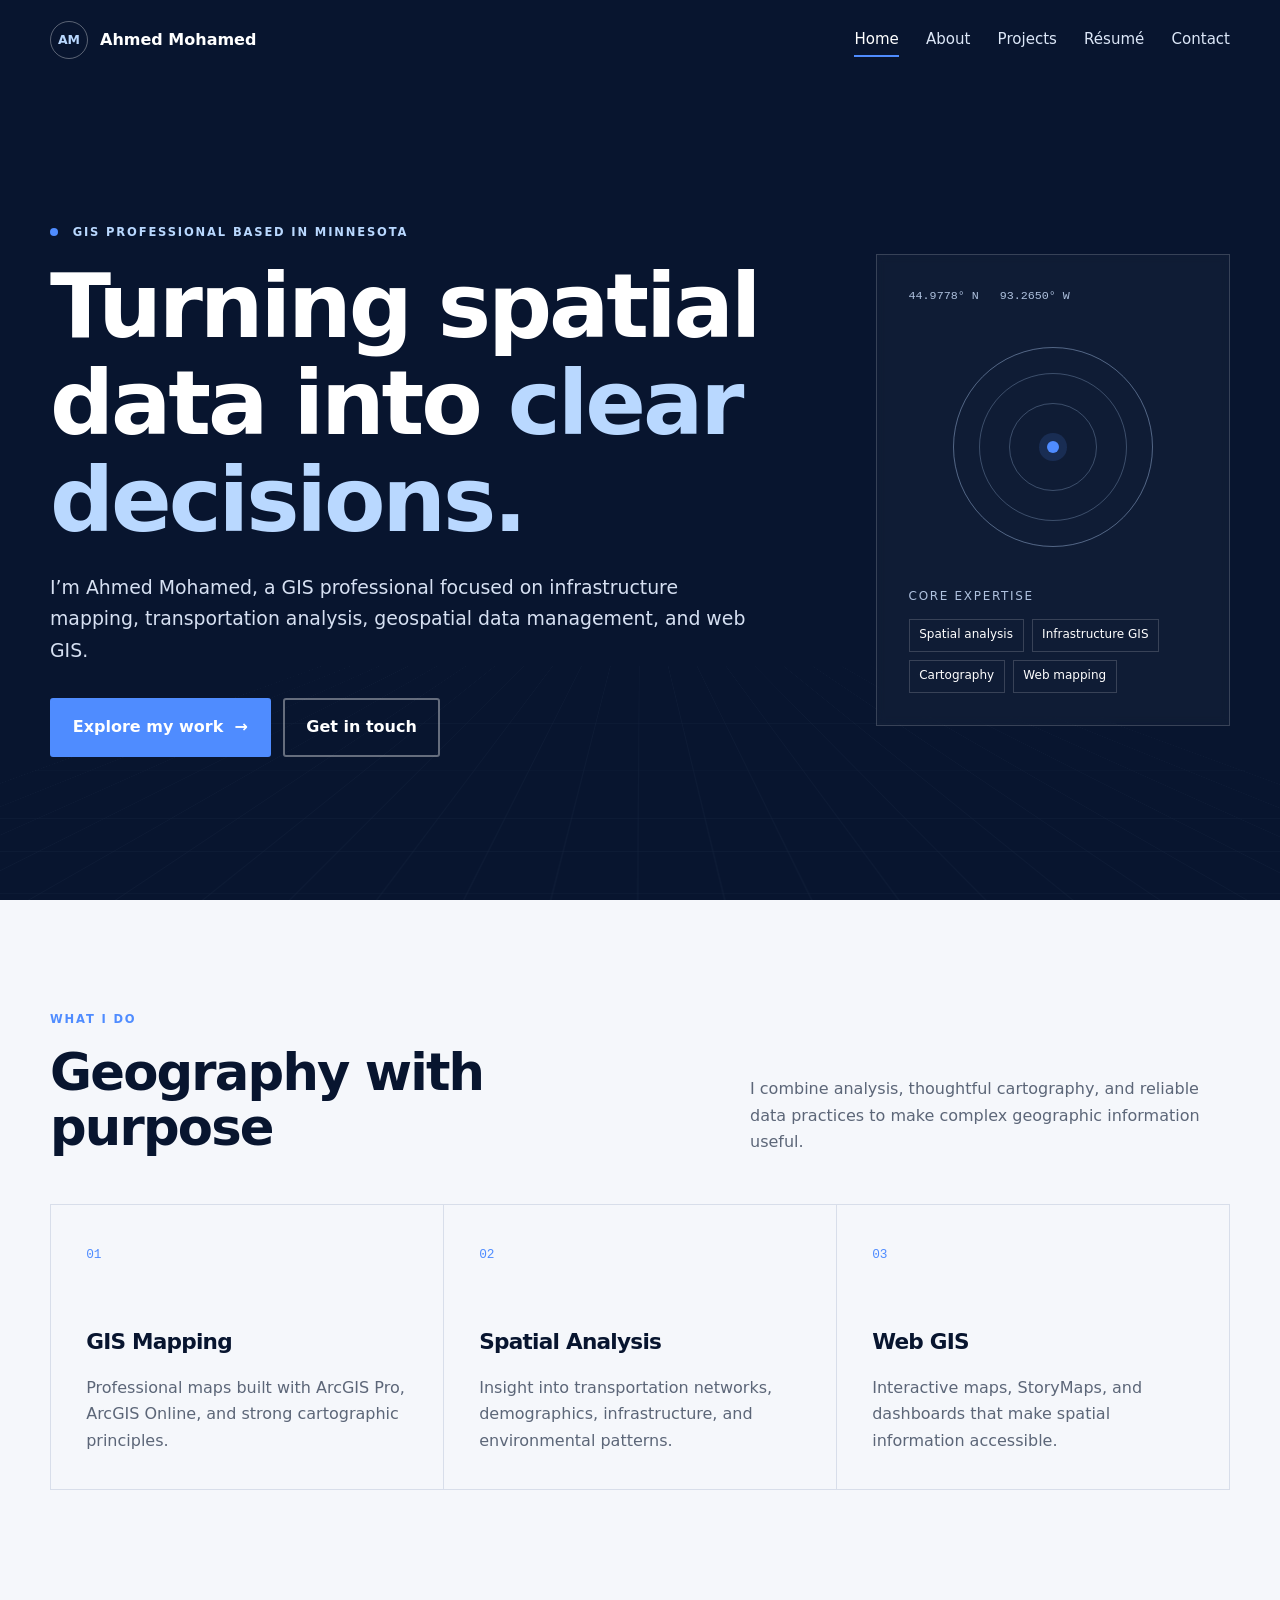
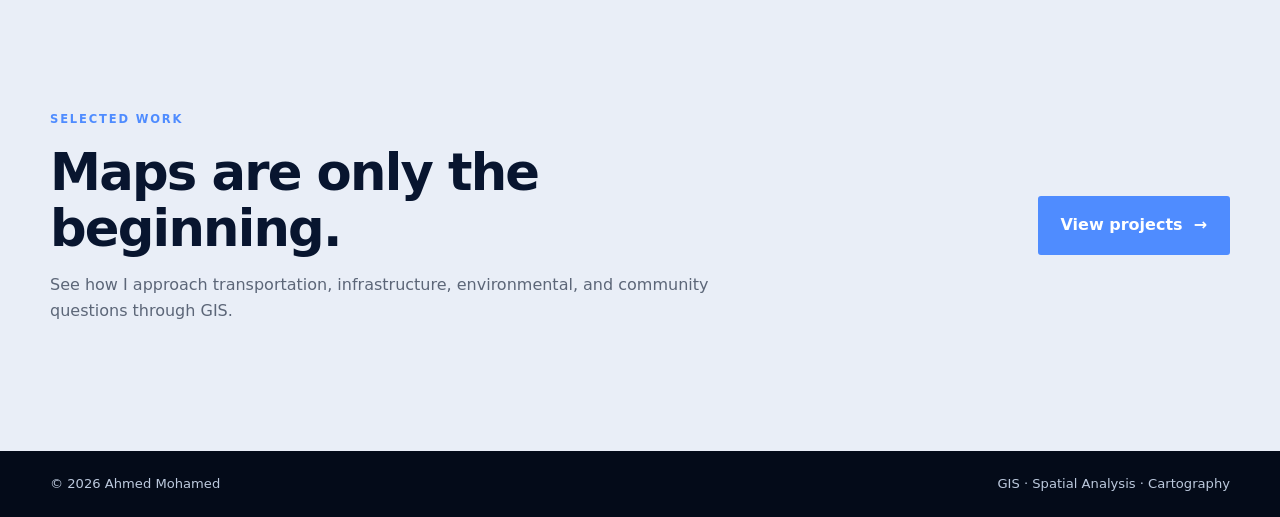
<file: index.html>
<!doctype html>
<html lang="en">
<head>
  <meta charset="utf-8">
  <meta name="viewport" content="width=device-width, initial-scale=1">
  <meta name="description" content="Ahmed Mohamed is a GIS professional specializing in spatial analysis, infrastructure mapping, transportation, and web GIS.">
  <title>Ahmed Mohamed | GIS Portfolio</title>
  <link rel="stylesheet" href="styles.css">
</head>
<body>
  <a class="skip-link" href="#main">Skip to content</a>
  <header class="site-header">
    <nav class="nav container" aria-label="Main navigation">
      <a class="brand" href="index.html" aria-label="Ahmed Mohamed, home">
        <span class="brand-mark" aria-hidden="true">AM</span>
        <span>Ahmed Mohamed</span>
      </a>
      <ul class="nav-links">
        <li><a class="active" aria-current="page" href="index.html">Home</a></li>
        <li><a href="about.html">About</a></li>
        <li><a href="projects.html">Projects</a></li>
        <li><a href="resume.html">Résumé</a></li>
        <li><a href="contact.html">Contact</a></li>
      </ul>
    </nav>
  </header>

  <main id="main">
    <section class="hero">
      <div class="map-grid" aria-hidden="true"></div>
      <div class="container hero-grid">
        <div class="hero-copy">
          <p class="eyebrow"><span class="status-dot"></span> GIS professional based in Minnesota</p>
          <h1>Turning spatial data into <span>clear decisions.</span></h1>
          <p class="hero-lead">I’m Ahmed Mohamed, a GIS professional focused on infrastructure mapping, transportation analysis, geospatial data management, and web GIS.</p>
          <div class="button-row">
            <a class="button" href="projects.html">Explore my work <span aria-hidden="true">→</span></a>
            <a class="button button-ghost" href="contact.html">Get in touch</a>
          </div>
        </div>
        <aside class="hero-panel" aria-label="Areas of expertise">
          <div class="coordinates">44.9778° N &nbsp; 93.2650° W</div>
          <div class="map-orbit" aria-hidden="true"><span></span></div>
          <p class="panel-label">Core expertise</p>
          <div class="expertise-list">
            <span>Spatial analysis</span><span>Infrastructure GIS</span><span>Cartography</span><span>Web mapping</span>
          </div>
        </aside>
      </div>
    </section>

    <section class="section container">
      <div class="section-heading">
        <div><p class="eyebrow">What I do</p><h2>Geography with purpose</h2></div>
        <p>I combine analysis, thoughtful cartography, and reliable data practices to make complex geographic information useful.</p>
      </div>
      <div class="card-grid three">
        <article class="feature-card"><span class="card-number">01</span><h3>GIS Mapping</h3><p>Professional maps built with ArcGIS Pro, ArcGIS Online, and strong cartographic principles.</p></article>
        <article class="feature-card"><span class="card-number">02</span><h3>Spatial Analysis</h3><p>Insight into transportation networks, demographics, infrastructure, and environmental patterns.</p></article>
        <article class="feature-card"><span class="card-number">03</span><h3>Web GIS</h3><p>Interactive maps, StoryMaps, and dashboards that make spatial information accessible.</p></article>
      </div>
    </section>

    <section class="section section-tint">
      <div class="container cta">
        <div><p class="eyebrow">Selected work</p><h2>Maps are only the beginning.</h2><p>See how I approach transportation, infrastructure, environmental, and community questions through GIS.</p></div>
        <a class="button" href="projects.html">View projects <span aria-hidden="true">→</span></a>
      </div>
    </section>
  </main>

  <footer class="site-footer"><div class="container footer-inner"><p>© 2026 Ahmed Mohamed</p><p>GIS · Spatial Analysis · Cartography</p></div></footer>
</body>
</html>
</file>
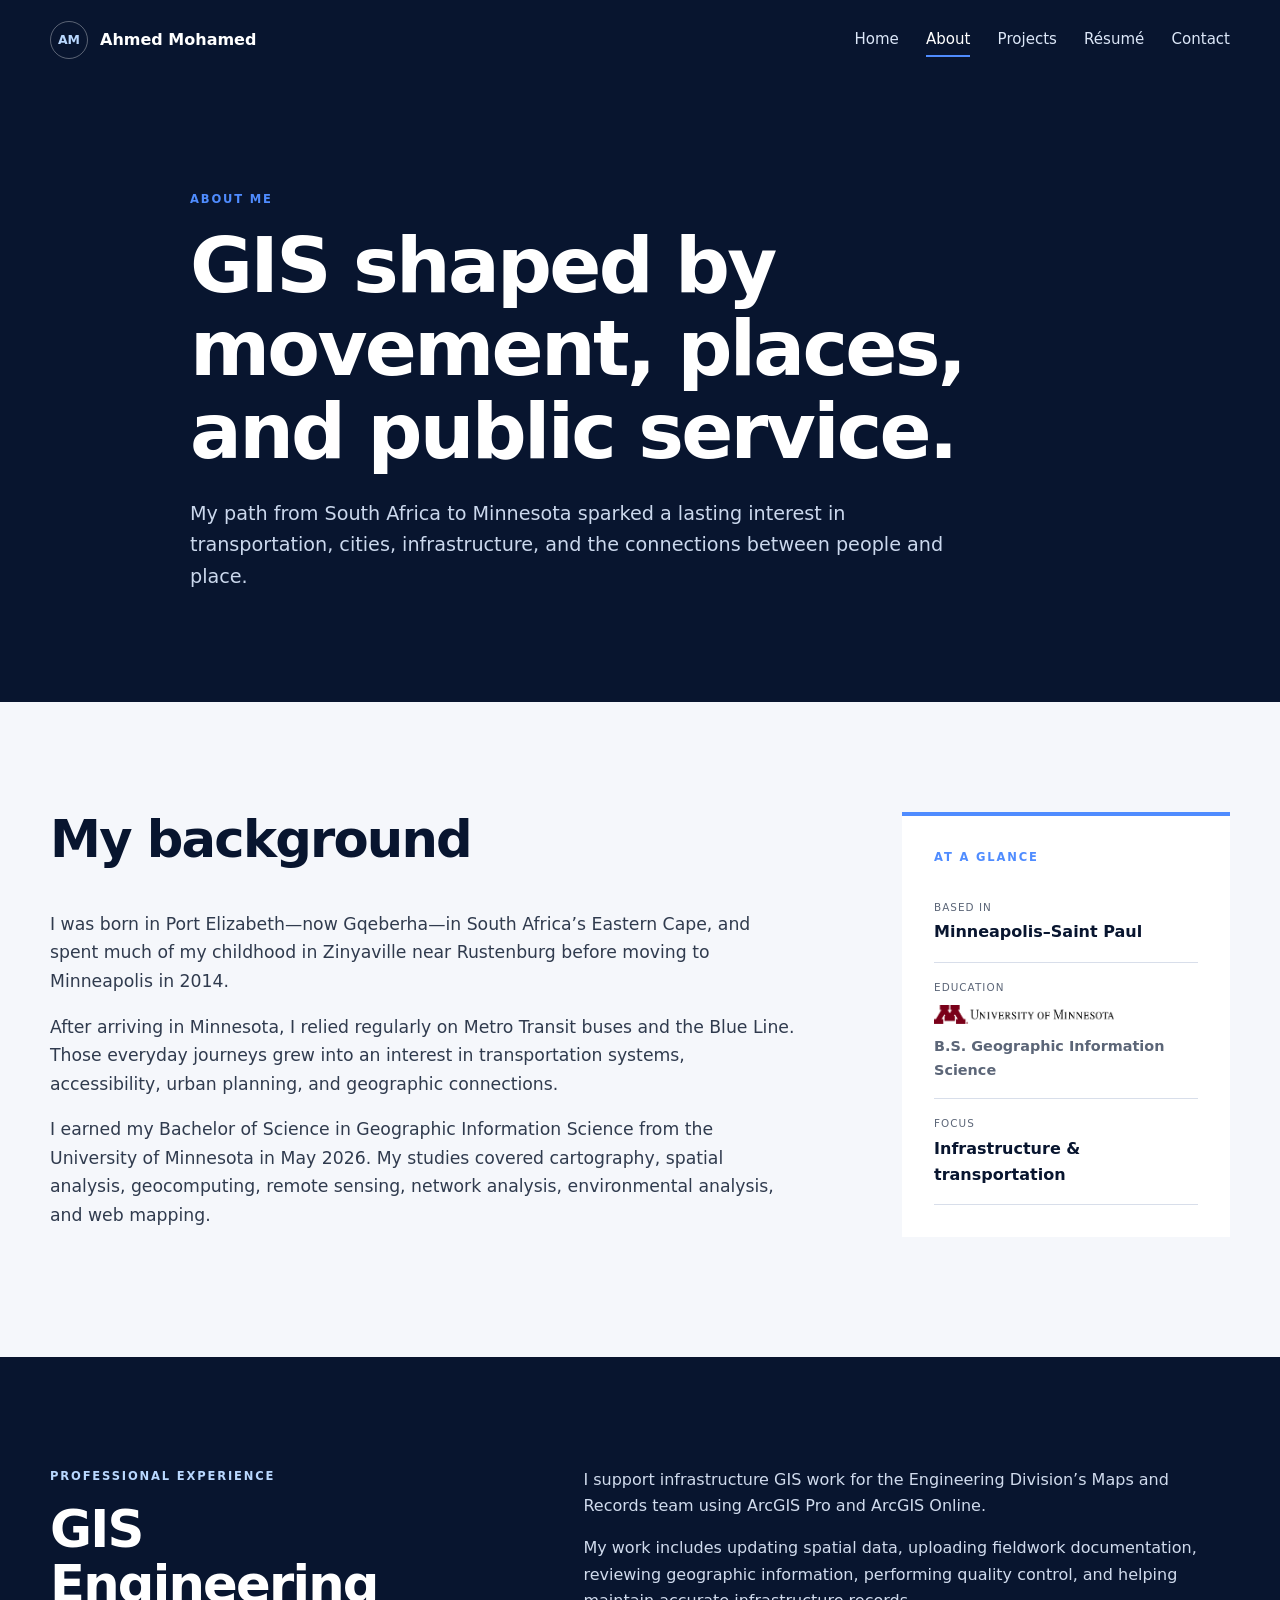
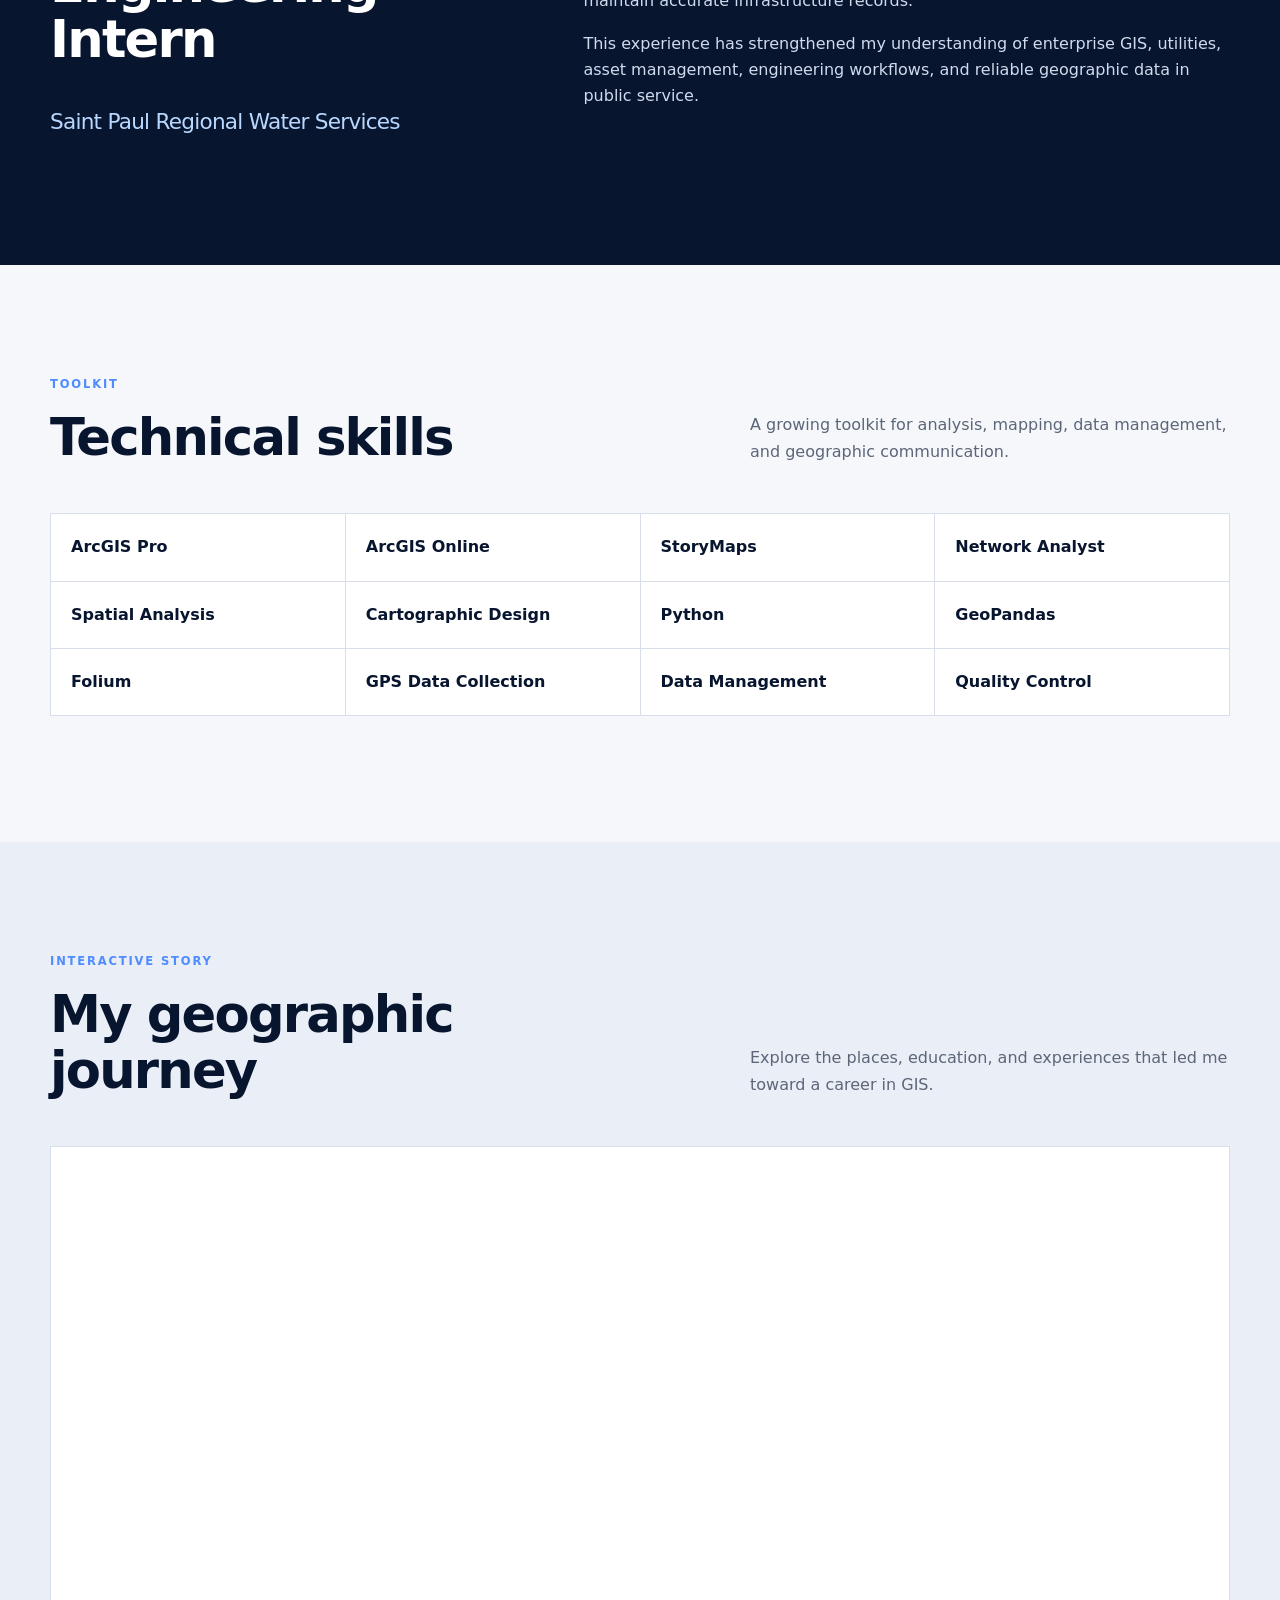
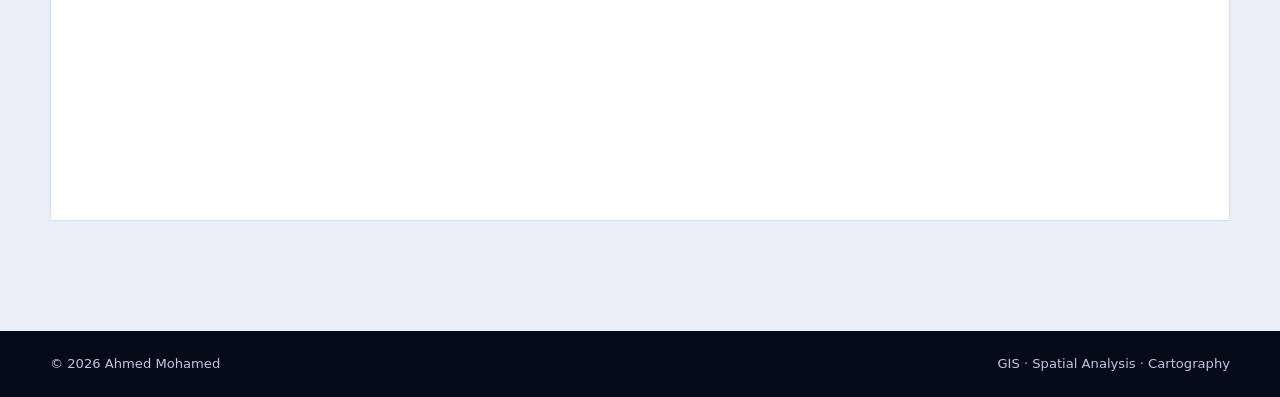
<file: about.html>
<!doctype html>
<html lang="en">
<head><meta charset="utf-8"><meta name="viewport" content="width=device-width, initial-scale=1"><meta name="description" content="About Ahmed Mohamed, a GIS professional and University of Minnesota graduate."><title>About | Ahmed Mohamed</title><link rel="stylesheet" href="styles.css"></head>
<body>
  <a class="skip-link" href="#main">Skip to content</a>
  <header class="site-header"><nav class="nav container" aria-label="Main navigation"><a class="brand" href="index.html"><span class="brand-mark" aria-hidden="true">AM</span><span>Ahmed Mohamed</span></a><ul class="nav-links"><li><a href="index.html">Home</a></li><li><a class="active" aria-current="page" href="about.html">About</a></li><li><a href="projects.html">Projects</a></li><li><a href="resume.html">Résumé</a></li><li><a href="contact.html">Contact</a></li></ul></nav></header>
  <main id="main">
    <header class="page-hero"><div class="container narrow"><p class="eyebrow">About me</p><h1>GIS shaped by movement, places, and public service.</h1><p>My path from South Africa to Minnesota sparked a lasting interest in transportation, cities, infrastructure, and the connections between people and place.</p></div></header>
    <section class="section container story-layout">
      <div class="story-main"><h2>My background</h2><p>I was born in Port Elizabeth—now Gqeberha—in South Africa’s Eastern Cape, and spent much of my childhood in Zinyaville near Rustenburg before moving to Minneapolis in 2014.</p><p>After arriving in Minnesota, I relied regularly on Metro Transit buses and the Blue Line. Those everyday journeys grew into an interest in transportation systems, accessibility, urban planning, and geographic connections.</p><p>I earned my Bachelor of Science in Geographic Information Science from the University of Minnesota in May 2026. My studies covered cartography, spatial analysis, geocomputing, remote sensing, network analysis, environmental analysis, and web mapping.</p></div>
      <aside class="fact-panel"><p class="eyebrow">At a glance</p><dl><div><dt>Based in</dt><dd>Minneapolis–Saint Paul</dd></div><div class="fact-education"><dt>Education</dt><dd><img class="umn-wordmark compact" src="assets/umn-wordmark.png" alt="University of Minnesota"><span>B.S. Geographic Information Science</span></dd></div><div><dt>Focus</dt><dd>Infrastructure &amp; transportation</dd></div></dl></aside>
    </section>
    <section class="section section-dark" id="experience"><div class="container experience-layout"><div><p class="eyebrow">Professional experience</p><h2>GIS Engineering Intern</h2><h3>Saint Paul Regional Water Services</h3></div><div><p>I support infrastructure GIS work for the Engineering Division’s Maps and Records team using ArcGIS Pro and ArcGIS Online.</p><p>My work includes updating spatial data, uploading fieldwork documentation, reviewing geographic information, performing quality control, and helping maintain accurate infrastructure records.</p><p>This experience has strengthened my understanding of enterprise GIS, utilities, asset management, engineering workflows, and reliable geographic data in public service.</p></div></div></section>
    <section class="section container"><div class="section-heading"><div><p class="eyebrow">Toolkit</p><h2>Technical skills</h2></div><p>A growing toolkit for analysis, mapping, data management, and geographic communication.</p></div><ul class="skills-list"><li>ArcGIS Pro</li><li>ArcGIS Online</li><li>StoryMaps</li><li>Network Analyst</li><li>Spatial Analysis</li><li>Cartographic Design</li><li>Python</li><li>GeoPandas</li><li>Folium</li><li>GPS Data Collection</li><li>Data Management</li><li>Quality Control</li></ul></section>
    <section class="section section-tint"><div class="container"><div class="section-heading"><div><p class="eyebrow">Interactive story</p><h2>My geographic journey</h2></div><p>Explore the places, education, and experiences that led me toward a career in GIS.</p></div><div class="storymap-container"><iframe src="https://storymaps.arcgis.com/stories/2e2f4ece6c71430e98db33005367da8f" title="Ahmed Mohamed geographic journey StoryMap" loading="lazy" allowfullscreen></iframe></div></div></section>
  </main>
  <footer class="site-footer"><div class="container footer-inner"><p>© 2026 Ahmed Mohamed</p><p>GIS · Spatial Analysis · Cartography</p></div></footer>
</body></html>
</file>
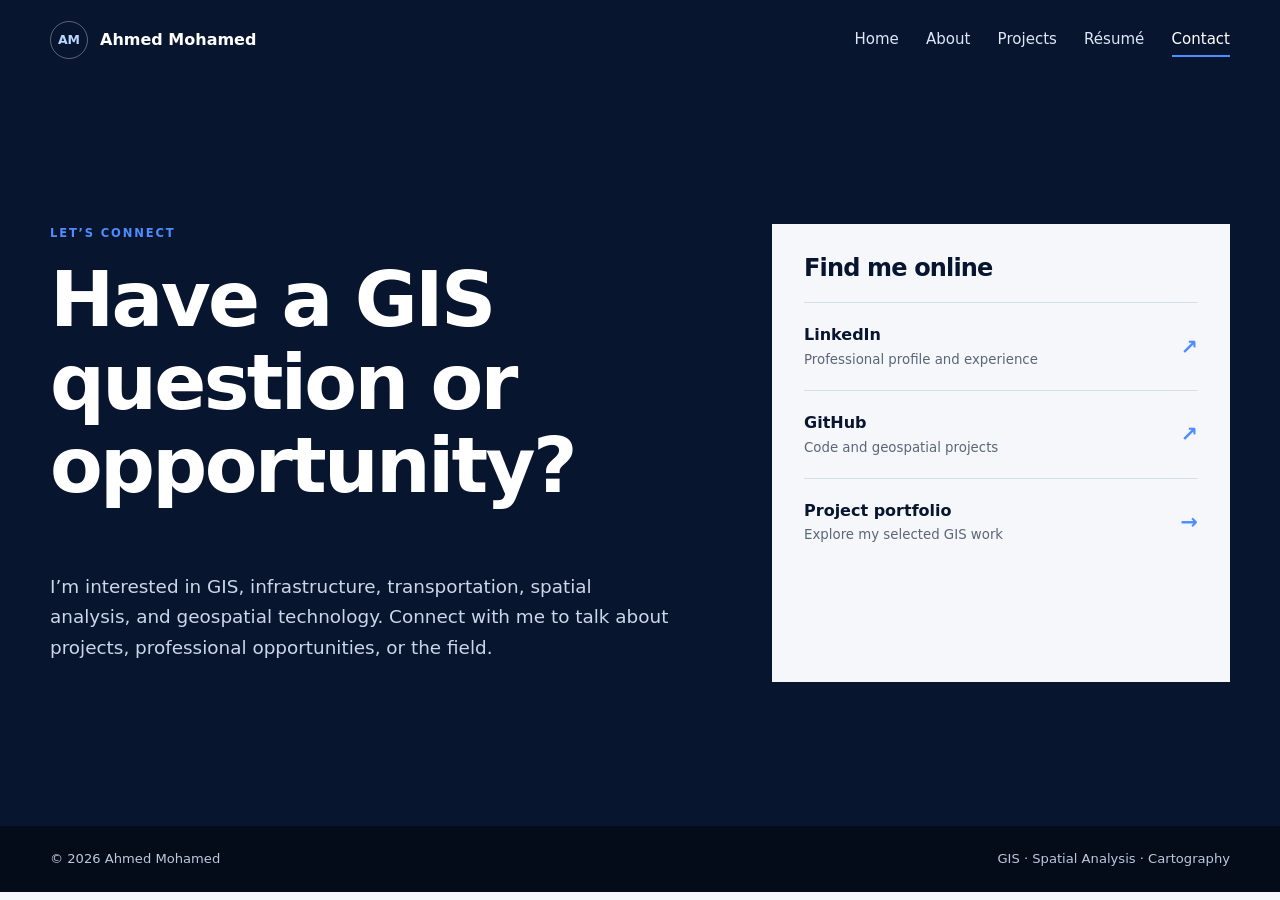
<file: contact.html>
<!doctype html>
<html lang="en">
<head><meta charset="utf-8"><meta name="viewport" content="width=device-width, initial-scale=1"><meta name="description" content="Connect with Ahmed Mohamed about GIS, mapping, and spatial analysis."><title>Contact | Ahmed Mohamed</title><link rel="stylesheet" href="styles.css"></head>
<body>
  <a class="skip-link" href="#main">Skip to content</a>
  <header class="site-header"><nav class="nav container" aria-label="Main navigation"><a class="brand" href="index.html"><span class="brand-mark" aria-hidden="true">AM</span><span>Ahmed Mohamed</span></a><ul class="nav-links"><li><a href="index.html">Home</a></li><li><a href="about.html">About</a></li><li><a href="projects.html">Projects</a></li><li><a href="resume.html">Résumé</a></li><li><a class="active" aria-current="page" href="contact.html">Contact</a></li></ul></nav></header>
  <main id="main" class="contact-main">
    <section class="container contact-grid">
      <div><p class="eyebrow">Let’s connect</p><h1>Have a GIS question or opportunity?</h1><p class="contact-lead">I’m interested in GIS, infrastructure, transportation, spatial analysis, and geospatial technology. Connect with me to talk about projects, professional opportunities, or the field.</p></div>
      <div class="contact-card"><h2>Find me online</h2><a class="contact-link" href="https://www.linkedin.com/in/ahmed612m" target="_blank" rel="noopener noreferrer"><span><strong>LinkedIn</strong><small>Professional profile and experience</small></span><b aria-hidden="true">↗</b></a><a class="contact-link" href="https://github.com/Ahmedgis612" target="_blank" rel="noopener noreferrer"><span><strong>GitHub</strong><small>Code and geospatial projects</small></span><b aria-hidden="true">↗</b></a><a class="contact-link" href="projects.html"><span><strong>Project portfolio</strong><small>Explore my selected GIS work</small></span><b aria-hidden="true">→</b></a></div>
    </section>
  </main>
  <footer class="site-footer"><div class="container footer-inner"><p>© 2026 Ahmed Mohamed</p><p>GIS · Spatial Analysis · Cartography</p></div></footer>
</body></html>
</file>
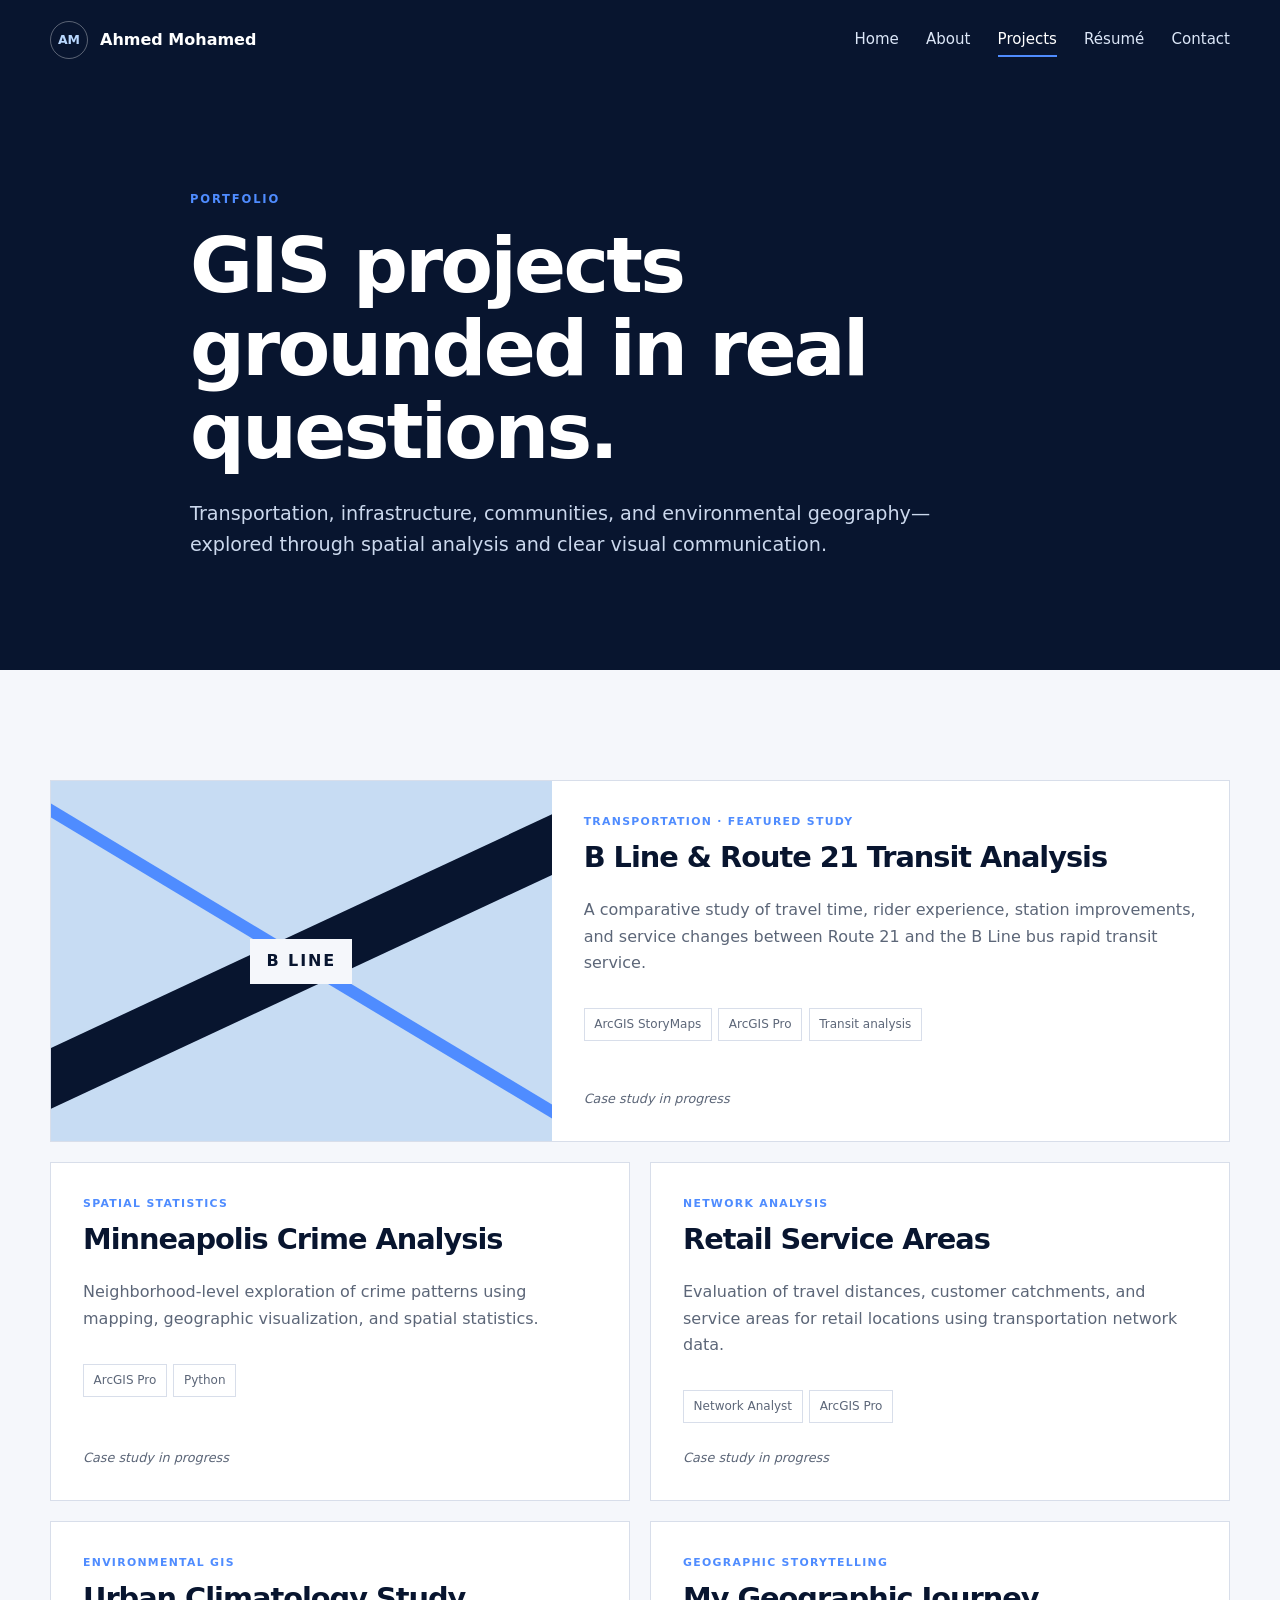
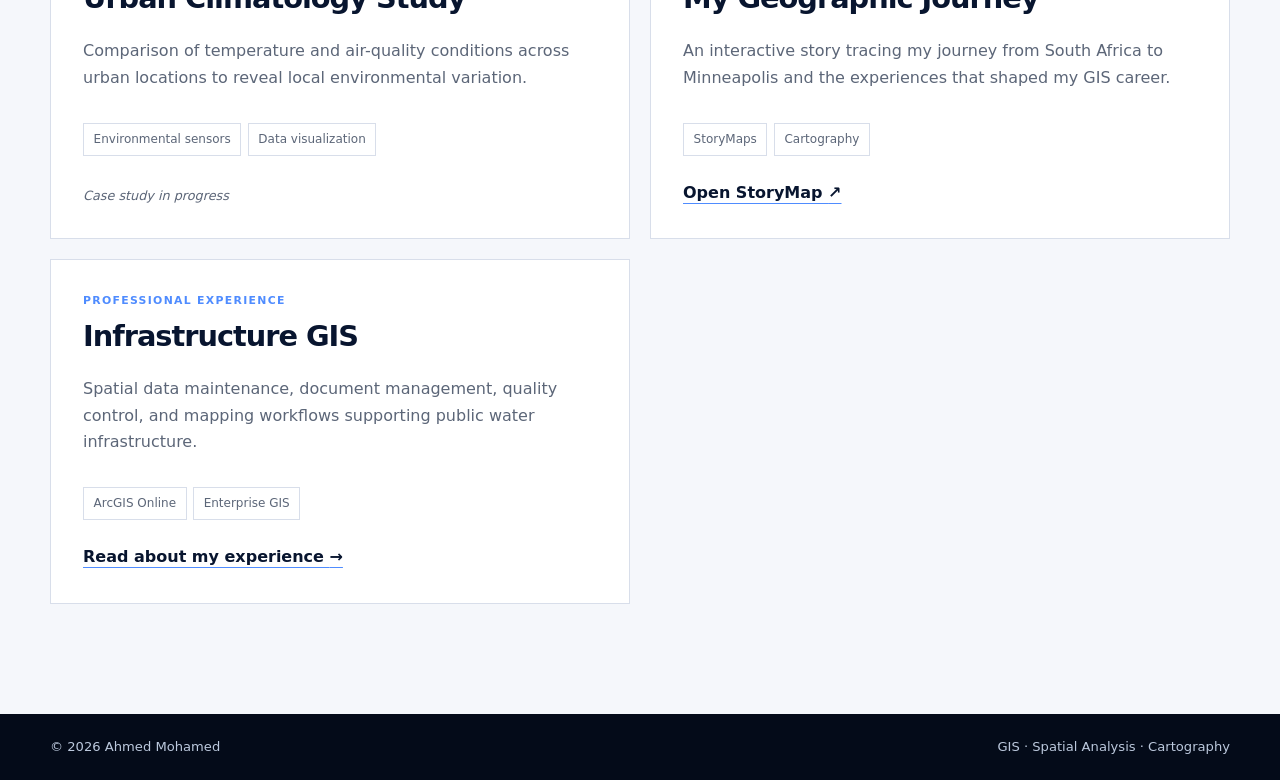
<file: projects.html>
<!doctype html>
<html lang="en">
<head>
  <meta charset="utf-8"><meta name="viewport" content="width=device-width, initial-scale=1">
  <meta name="description" content="GIS and spatial analysis projects by Ahmed Mohamed.">
  <title>Projects | Ahmed Mohamed</title><link rel="stylesheet" href="styles.css">
</head>
<body>
  <a class="skip-link" href="#main">Skip to content</a>
  <header class="site-header"><nav class="nav container" aria-label="Main navigation"><a class="brand" href="index.html"><span class="brand-mark" aria-hidden="true">AM</span><span>Ahmed Mohamed</span></a><ul class="nav-links"><li><a href="index.html">Home</a></li><li><a href="about.html">About</a></li><li><a class="active" aria-current="page" href="projects.html">Projects</a></li><li><a href="resume.html">Résumé</a></li><li><a href="contact.html">Contact</a></li></ul></nav></header>
  <main id="main">
    <header class="page-hero"><div class="container narrow"><p class="eyebrow">Portfolio</p><h1>GIS projects grounded in real questions.</h1><p>Transportation, infrastructure, communities, and environmental geography—explored through spatial analysis and clear visual communication.</p></div></header>
    <section class="section container">
      <div class="project-grid">
        <article class="project-card featured"><div class="project-visual transit" aria-hidden="true"><span>B LINE</span></div><div class="project-content"><p class="project-type">Transportation · Featured study</p><h2>B Line &amp; Route 21 Transit Analysis</h2><p>A comparative study of travel time, rider experience, station improvements, and service changes between Route 21 and the B Line bus rapid transit service.</p><ul class="tag-list" aria-label="Tools used"><li>ArcGIS StoryMaps</li><li>ArcGIS Pro</li><li>Transit analysis</li></ul><span class="availability">Case study in progress</span></div></article>
        <article class="project-card"><div class="project-content"><p class="project-type">Spatial statistics</p><h2>Minneapolis Crime Analysis</h2><p>Neighborhood-level exploration of crime patterns using mapping, geographic visualization, and spatial statistics.</p><ul class="tag-list"><li>ArcGIS Pro</li><li>Python</li></ul><span class="availability">Case study in progress</span></div></article>
        <article class="project-card"><div class="project-content"><p class="project-type">Network analysis</p><h2>Retail Service Areas</h2><p>Evaluation of travel distances, customer catchments, and service areas for retail locations using transportation network data.</p><ul class="tag-list"><li>Network Analyst</li><li>ArcGIS Pro</li></ul><span class="availability">Case study in progress</span></div></article>
        <article class="project-card"><div class="project-content"><p class="project-type">Environmental GIS</p><h2>Urban Climatology Study</h2><p>Comparison of temperature and air-quality conditions across urban locations to reveal local environmental variation.</p><ul class="tag-list"><li>Environmental sensors</li><li>Data visualization</li></ul><span class="availability">Case study in progress</span></div></article>
        <article class="project-card"><div class="project-content"><p class="project-type">Geographic storytelling</p><h2>My Geographic Journey</h2><p>An interactive story tracing my journey from South Africa to Minneapolis and the experiences that shaped my GIS career.</p><ul class="tag-list"><li>StoryMaps</li><li>Cartography</li></ul><a class="text-link" href="https://storymaps.arcgis.com/stories/2e2f4ece6c71430e98db33005367da8f" target="_blank" rel="noopener noreferrer">Open StoryMap <span aria-hidden="true">↗</span></a></div></article>
        <article class="project-card"><div class="project-content"><p class="project-type">Professional experience</p><h2>Infrastructure GIS</h2><p>Spatial data maintenance, document management, quality control, and mapping workflows supporting public water infrastructure.</p><ul class="tag-list"><li>ArcGIS Online</li><li>Enterprise GIS</li></ul><a class="text-link" href="about.html#experience">Read about my experience <span aria-hidden="true">→</span></a></div></article>
      </div>
    </section>
  </main>
  <footer class="site-footer"><div class="container footer-inner"><p>© 2026 Ahmed Mohamed</p><p>GIS · Spatial Analysis · Cartography</p></div></footer>
</body></html>
</file>
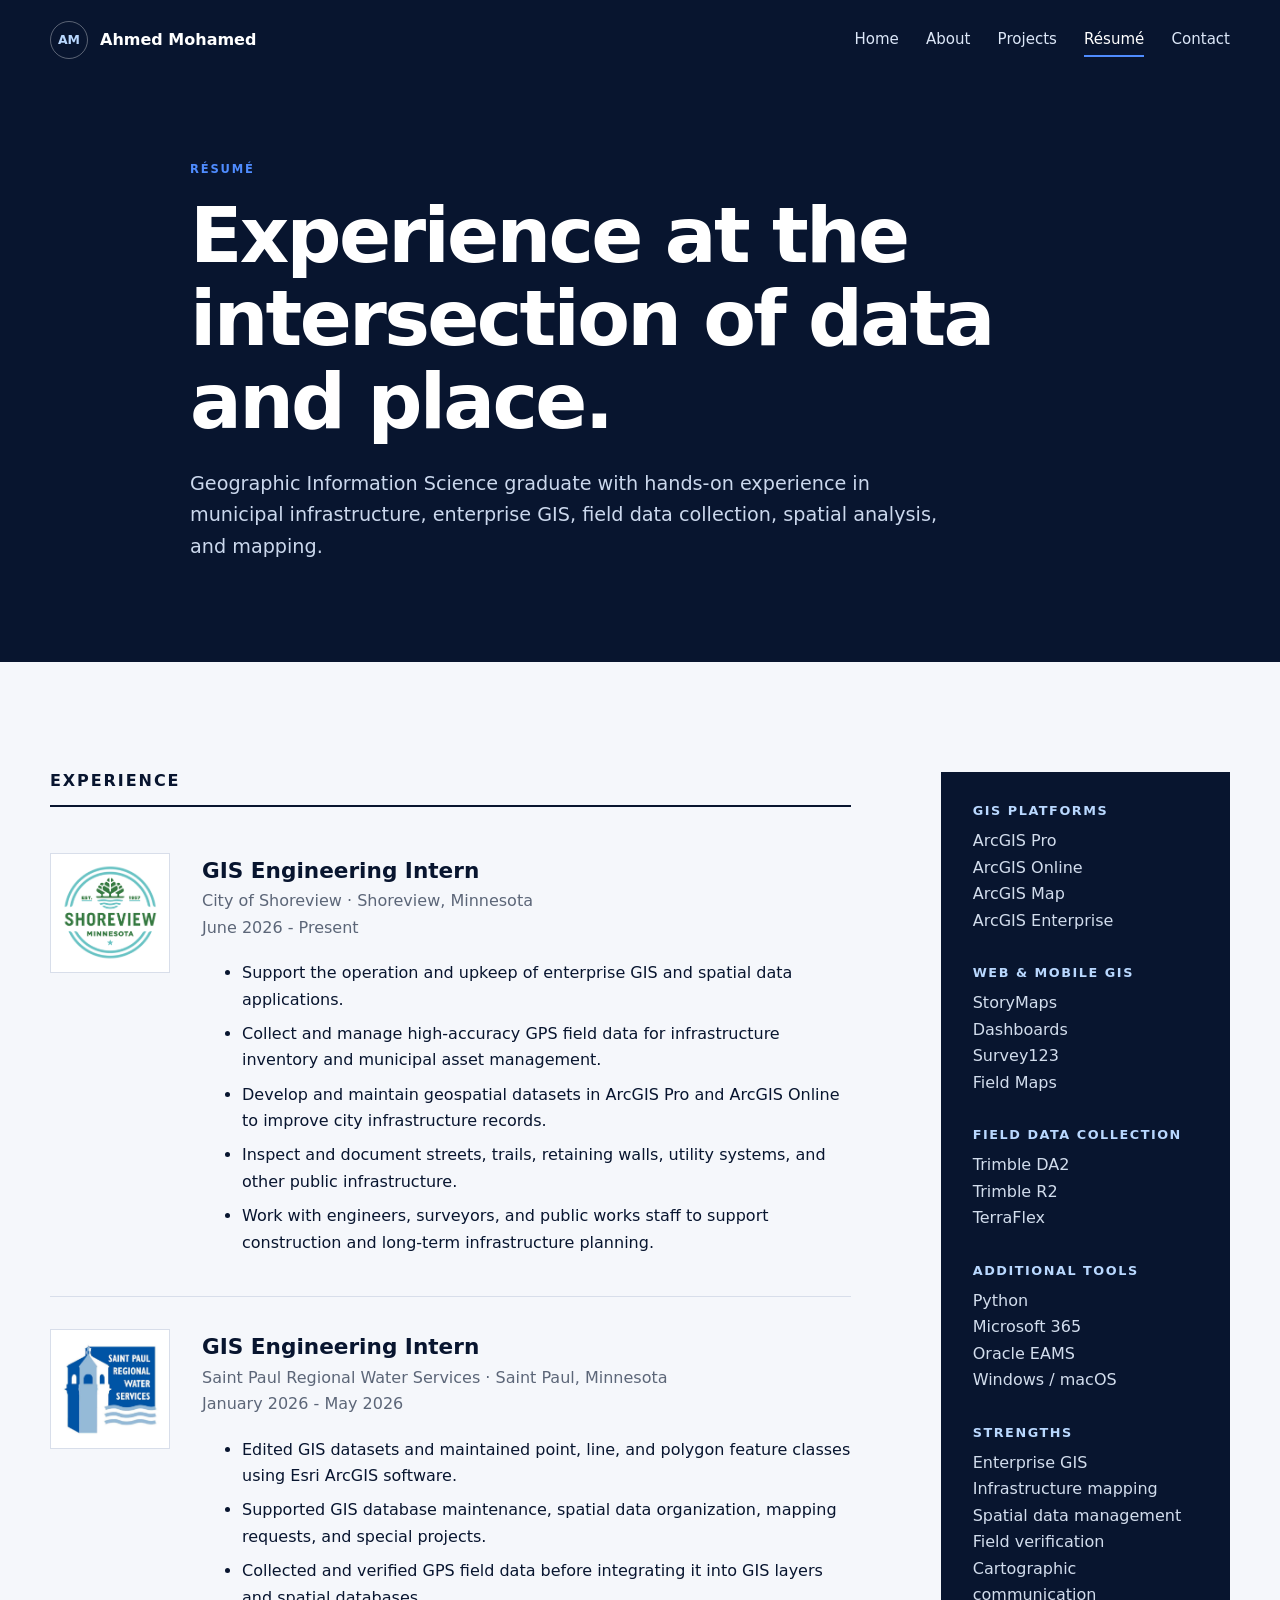
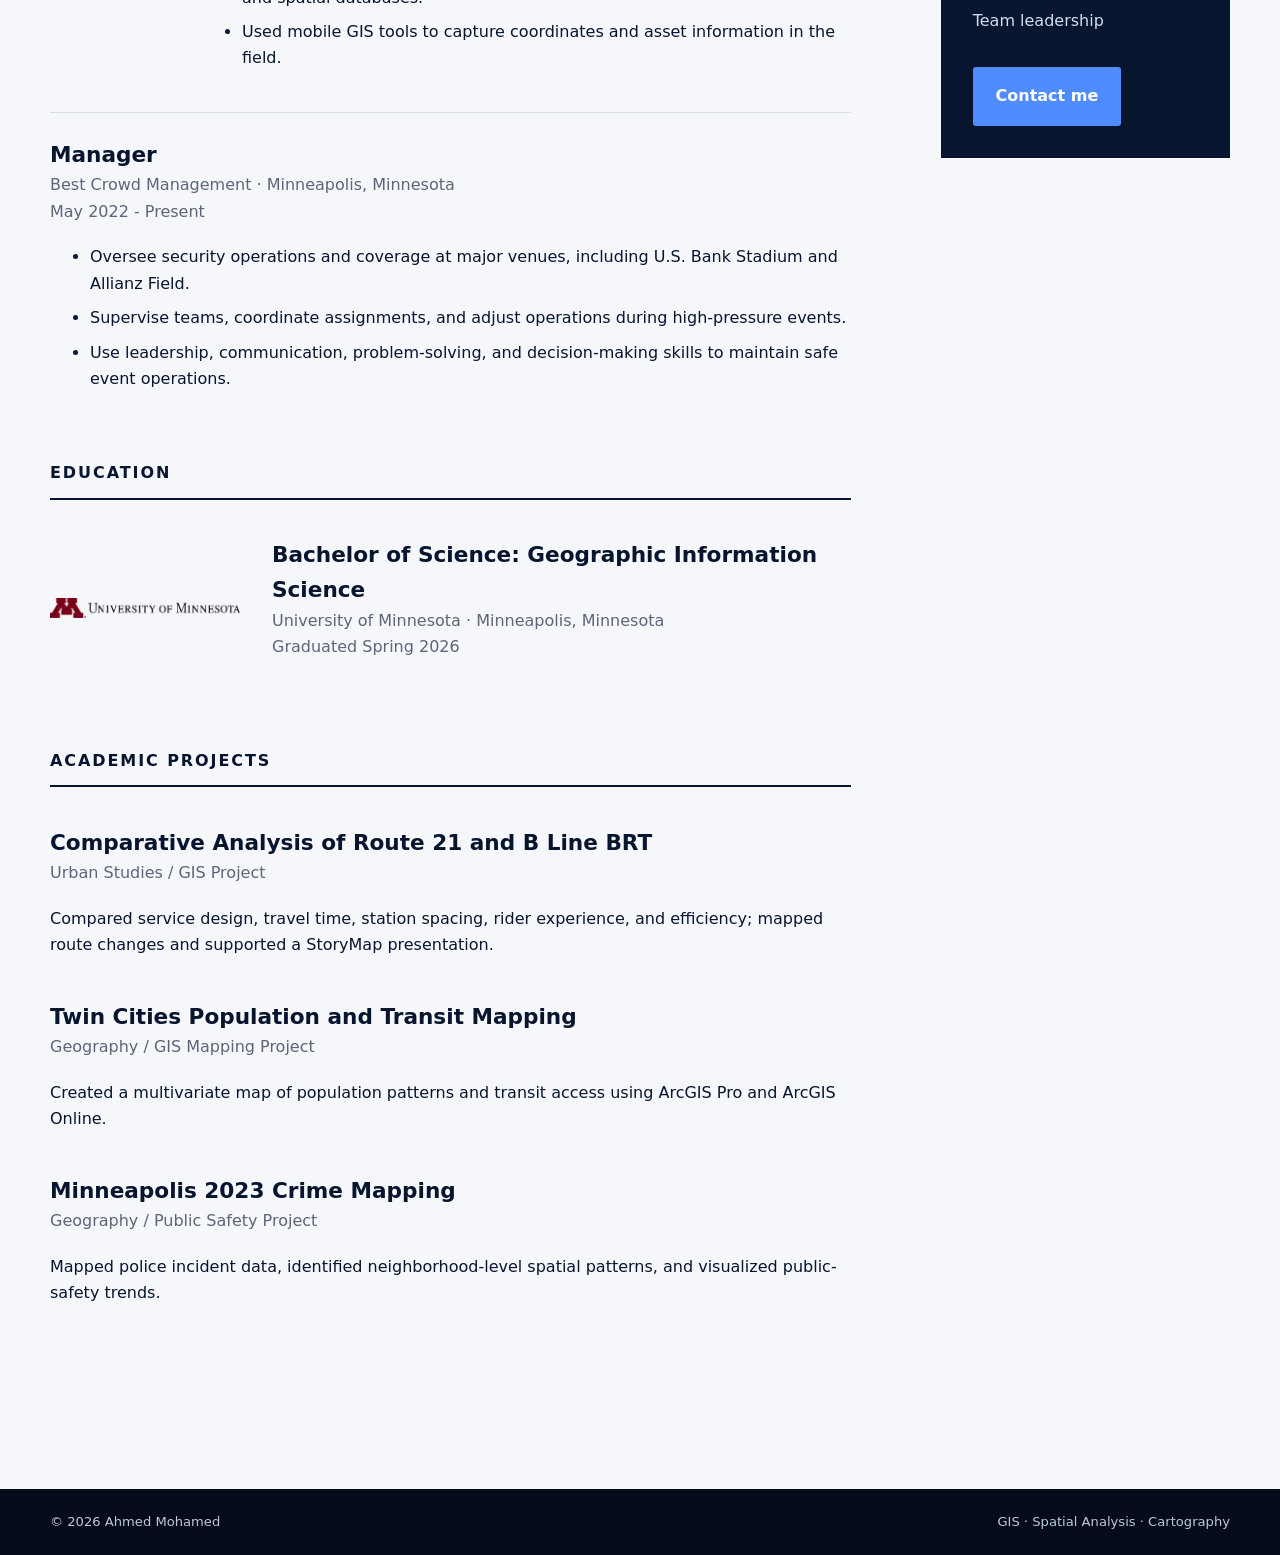
<file: resume.html>
<!doctype html>
<html lang="en">
<head><meta charset="utf-8"><meta name="viewport" content="width=device-width, initial-scale=1"><meta name="description" content="Résumé of Ahmed Mohamed, GIS professional."><title>Résumé | Ahmed Mohamed</title><link rel="stylesheet" href="styles.css"></head>
<body>
  <a class="skip-link" href="#main">Skip to content</a>
  <header class="site-header"><nav class="nav container" aria-label="Main navigation"><a class="brand" href="index.html"><span class="brand-mark" aria-hidden="true">AM</span><span>Ahmed Mohamed</span></a><ul class="nav-links"><li><a href="index.html">Home</a></li><li><a href="about.html">About</a></li><li><a href="projects.html">Projects</a></li><li><a class="active" aria-current="page" href="resume.html">Résumé</a></li><li><a href="contact.html">Contact</a></li></ul></nav></header>
  <main id="main">
    <header class="page-hero compact"><div class="container narrow"><p class="eyebrow">Résumé</p><h1>Experience at the intersection of data and place.</h1><p>Geographic Information Science graduate with hands-on experience in municipal infrastructure, enterprise GIS, field data collection, spatial analysis, and mapping.</p></div></header>
    <section class="section container resume-layout">
      <div class="resume-main">
        <section class="resume-section">
          <h2>Experience</h2>
          <article class="timeline-item employer-entry">
            <div class="employer-logo-box shoreview"><img src="assets/shoreview-logo.png" alt="City of Shoreview"></div>
            <div><div class="timeline-meta"><strong>GIS Engineering Intern</strong><span>City of Shoreview · Shoreview, Minnesota</span><span>June 2026 - Present</span></div>
            <ul>
              <li>Support the operation and upkeep of enterprise GIS and spatial data applications.</li>
              <li>Collect and manage high-accuracy GPS field data for infrastructure inventory and municipal asset management.</li>
              <li>Develop and maintain geospatial datasets in ArcGIS Pro and ArcGIS Online to improve city infrastructure records.</li>
              <li>Inspect and document streets, trails, retaining walls, utility systems, and other public infrastructure.</li>
              <li>Work with engineers, surveyors, and public works staff to support construction and long-term infrastructure planning.</li>
            </ul></div>
          </article>
          <article class="timeline-item employer-entry">
            <div class="employer-logo-box sprws"><img src="assets/sprws-logo.jpg" alt="Saint Paul Regional Water Services"></div>
            <div><div class="timeline-meta"><strong>GIS Engineering Intern</strong><span>Saint Paul Regional Water Services · Saint Paul, Minnesota</span><span>January 2026 - May 2026</span></div>
            <ul>
              <li>Edited GIS datasets and maintained point, line, and polygon feature classes using Esri ArcGIS software.</li>
              <li>Supported GIS database maintenance, spatial data organization, mapping requests, and special projects.</li>
              <li>Collected and verified GPS field data before integrating it into GIS layers and spatial databases.</li>
              <li>Used mobile GIS tools to capture coordinates and asset information in the field.</li>
            </ul></div>
          </article>
          <article class="timeline-item">
            <div class="timeline-meta"><strong>Manager</strong><span>Best Crowd Management · Minneapolis, Minnesota</span><span>May 2022 - Present</span></div>
            <ul>
              <li>Oversee security operations and coverage at major venues, including U.S. Bank Stadium and Allianz Field.</li>
              <li>Supervise teams, coordinate assignments, and adjust operations during high-pressure events.</li>
              <li>Use leadership, communication, problem-solving, and decision-making skills to maintain safe event operations.</li>
            </ul>
          </article>
        </section>
        <section class="resume-section"><h2>Education</h2><article class="timeline-item education-item"><img class="umn-wordmark" src="assets/umn-wordmark.png" alt="University of Minnesota"><div class="timeline-meta"><strong>Bachelor of Science: Geographic Information Science</strong><span>University of Minnesota · Minneapolis, Minnesota</span><span>Graduated Spring 2026</span></div></article></section>
        <section class="resume-section">
          <h2>Academic projects</h2>
          <article class="timeline-item"><div class="timeline-meta"><strong>Comparative Analysis of Route 21 and B Line BRT</strong><span>Urban Studies / GIS Project</span></div><p>Compared service design, travel time, station spacing, rider experience, and efficiency; mapped route changes and supported a StoryMap presentation.</p></article>
          <article class="timeline-item"><div class="timeline-meta"><strong>Twin Cities Population and Transit Mapping</strong><span>Geography / GIS Mapping Project</span></div><p>Created a multivariate map of population patterns and transit access using ArcGIS Pro and ArcGIS Online.</p></article>
          <article class="timeline-item"><div class="timeline-meta"><strong>Minneapolis 2023 Crime Mapping</strong><span>Geography / Public Safety Project</span></div><p>Mapped police incident data, identified neighborhood-level spatial patterns, and visualized public-safety trends.</p></article>
        </section>
      </div>
      <aside class="resume-side"><div class="side-block"><h2>GIS platforms</h2><p>ArcGIS Pro<br>ArcGIS Online<br>ArcGIS Map<br>ArcGIS Enterprise</p></div><div class="side-block"><h2>Web &amp; mobile GIS</h2><p>StoryMaps<br>Dashboards<br>Survey123<br>Field Maps</p></div><div class="side-block"><h2>Field data collection</h2><p>Trimble DA2<br>Trimble R2<br>TerraFlex</p></div><div class="side-block"><h2>Additional tools</h2><p>Python<br>Microsoft 365<br>Oracle EAMS<br>Windows / macOS</p></div><div class="side-block"><h2>Strengths</h2><p>Enterprise GIS<br>Infrastructure mapping<br>Spatial data management<br>Field verification<br>Cartographic communication<br>Team leadership</p></div><a class="button" href="contact.html">Contact me</a></aside>
    </section>
  </main>
  <footer class="site-footer"><div class="container footer-inner"><p>© 2026 Ahmed Mohamed</p><p>GIS · Spatial Analysis · Cartography</p></div></footer>
</body></html>
</file>
<file: styles.css>
:root{--ink:#08152f;--ink-2:#11264a;--paper:#f5f7fb;--white:#fff;--muted:#5c6678;--line:#d8deea;--accent:#4f8cff;--mint:#b9d8ff;--blue:#c7dcf3;--max:1180px}
*{box-sizing:border-box}html{scroll-behavior:smooth}body{margin:0;background:var(--paper);color:var(--ink);font-family:Inter,ui-sans-serif,system-ui,-apple-system,BlinkMacSystemFont,"Segoe UI",sans-serif;line-height:1.65}a{color:inherit}h1,h2,h3,p{margin-top:0}h1,h2,h3{line-height:1.08;letter-spacing:-.035em}h1{font-size:clamp(3rem,7vw,6.8rem);font-weight:750}h2{font-size:clamp(2rem,4vw,3.5rem)}h3{font-size:1.35rem}.container{width:min(calc(100% - 40px),var(--max));margin-inline:auto}.narrow{max-width:900px}.skip-link{position:fixed;left:1rem;top:-100px;z-index:100;background:var(--white);padding:.75rem 1rem;border-radius:4px}.skip-link:focus{top:1rem}.site-header{background:var(--ink);color:var(--white);position:relative;z-index:10}.nav{min-height:80px;display:flex;align-items:center;justify-content:space-between;gap:2rem}.brand{display:flex;align-items:center;gap:.75rem;text-decoration:none;font-weight:750}.brand-mark{display:grid;place-items:center;width:38px;height:38px;border:1px solid #ffffff55;border-radius:50%;font-size:.78rem;color:var(--mint)}.nav-links{display:flex;gap:1.7rem;list-style:none;padding:0;margin:0}.nav-links a{text-decoration:none;color:#dce7f8;font-size:.94rem;padding:.4rem 0;border-bottom:2px solid transparent}.nav-links a:hover,.nav-links a:focus-visible,.nav-links a.active{color:#fff;border-bottom-color:var(--accent)}.hero{background:var(--ink);color:var(--white);min-height:calc(100vh - 80px);display:grid;align-items:center;position:relative;overflow:hidden}.map-grid{position:absolute;inset:0;opacity:.14;background-image:linear-gradient(#b9d8ff30 1px,transparent 1px),linear-gradient(90deg,#b9d8ff30 1px,transparent 1px);background-size:58px 58px;transform:perspective(500px) rotateX(55deg) scale(1.5);transform-origin:center bottom}.hero-grid{display:grid;grid-template-columns:1.35fr .65fr;gap:7vw;align-items:center;padding-block:90px;position:relative}.hero h1{max-width:850px;margin-bottom:1.5rem}.hero h1 span{color:var(--mint)}.hero-lead{max-width:700px;font-size:1.18rem;color:#d6e0f2}.eyebrow{text-transform:uppercase;letter-spacing:.16em;font-weight:750;font-size:.72rem;color:var(--accent);margin-bottom:1rem}.hero .eyebrow,.section-dark .eyebrow{color:var(--mint)}.status-dot{display:inline-block;width:8px;height:8px;border-radius:50%;background:var(--accent);margin-right:.55rem}.button-row{display:flex;gap:.8rem;flex-wrap:wrap;margin-top:2rem}.button{display:inline-flex;align-items:center;justify-content:center;gap:.7rem;background:var(--accent);color:#fff;text-decoration:none;font-weight:750;padding:.9rem 1.3rem;border:2px solid var(--accent);border-radius:3px;transition:.2s ease}.button:hover,.button:focus-visible{background:#2e70e8;border-color:#2e70e8;transform:translateY(-2px)}.button-ghost{background:transparent;border-color:#ffffff60}.button-ghost:hover{background:#ffffff12;border-color:#fff}.hero-panel{border:1px solid #ffffff2b;padding:2rem;background:#ffffff08;backdrop-filter:blur(4px)}.coordinates{font-family:ui-monospace,monospace;font-size:.73rem;color:#afc2df}.map-orbit{width:200px;aspect-ratio:1;border:1px solid #b9d8ff66;border-radius:50%;margin:2.5rem auto;display:grid;place-items:center;position:relative}.map-orbit:before,.map-orbit:after{content:"";position:absolute;border:1px solid #b9d8ff44;border-radius:50%}.map-orbit:before{inset:25px}.map-orbit:after{inset:55px}.map-orbit span{width:12px;height:12px;border-radius:50%;background:var(--accent);box-shadow:0 0 0 8px #4f8cff26}.panel-label{font-size:.75rem;color:#afc2df;text-transform:uppercase;letter-spacing:.14em}.expertise-list{display:flex;gap:.5rem;flex-wrap:wrap}.expertise-list span,.tag-list li{border:1px solid #ffffff2b;padding:.35rem .6rem;font-size:.75rem}.section{padding-block:110px}.section-tint{background:#e9eef7}.section-dark{background:var(--ink);color:#fff}.section-heading{display:flex;justify-content:space-between;align-items:end;gap:3rem;margin-bottom:3rem}.section-heading>div{max-width:600px}.section-heading h2{margin-bottom:0}.section-heading>p{max-width:480px;color:var(--muted);margin:0}.card-grid{display:grid;gap:1px;background:var(--line);border:1px solid var(--line)}.card-grid.three{grid-template-columns:repeat(3,1fr)}.feature-card{background:var(--paper);padding:2.2rem;min-height:280px}.card-number{font-family:ui-monospace,monospace;color:var(--accent);font-size:.8rem}.feature-card h3{margin-top:4rem}.feature-card p{color:var(--muted);margin-bottom:0}.cta{display:flex;align-items:center;justify-content:space-between;gap:3rem}.cta>div{max-width:700px}.cta h2{margin-bottom:1rem}.cta p:not(.eyebrow){color:var(--muted)}.page-hero{padding:110px 0 90px;background:var(--ink);color:#fff}.page-hero.compact{padding-block:80px}.page-hero h1{font-size:clamp(3rem,6vw,5.5rem);margin-bottom:1.5rem}.page-hero p:last-child{font-size:1.2rem;color:#cbd8ed;max-width:760px}.project-grid{display:grid;grid-template-columns:repeat(2,1fr);gap:1.25rem}.project-card{background:var(--white);border:1px solid var(--line);display:flex;flex-direction:column}.project-card.featured{grid-column:1/-1;display:grid;grid-template-columns:.85fr 1.15fr}.project-content{padding:2rem;display:flex;flex-direction:column;align-items:flex-start;height:100%}.project-card h2{font-size:1.8rem}.project-card p:not(.project-type){color:var(--muted)}.project-type{text-transform:uppercase;letter-spacing:.12em;font-size:.68rem;font-weight:750;color:var(--accent)}.project-visual{min-height:360px;background:var(--blue);display:grid;place-items:center;position:relative;overflow:hidden}.project-visual:before,.project-visual:after{content:"";position:absolute;width:140%;height:55px;background:var(--ink);transform:rotate(-25deg)}.project-visual:after{height:12px;background:var(--accent);transform:rotate(31deg)}.project-visual span{position:relative;z-index:1;background:var(--paper);padding:.6rem 1rem;font-weight:850;letter-spacing:.12em}.tag-list{display:flex;flex-wrap:wrap;gap:.4rem;list-style:none;padding:0;margin:1rem 0 1.5rem}.tag-list li{border-color:var(--line);color:var(--muted)}.availability{margin-top:auto;color:var(--muted);font-size:.8rem;font-style:italic}.text-link{margin-top:auto;color:var(--ink);font-weight:750;text-decoration-color:var(--accent);text-underline-offset:5px}.story-layout{display:grid;grid-template-columns:1.6fr .7fr;gap:8vw}.story-main p{font-size:1.08rem;color:#303b4e}.fact-panel{background:var(--white);padding:2rem;align-self:start;border-top:4px solid var(--accent)}.fact-panel dl{margin:0}.fact-panel dl div{padding:1rem 0;border-bottom:1px solid var(--line)}.fact-panel dt{text-transform:uppercase;letter-spacing:.1em;font-size:.65rem;color:var(--muted)}.fact-panel dd{margin:.2rem 0 0;font-weight:700}.experience-layout{display:grid;grid-template-columns:.8fr 1.2fr;gap:8vw}.experience-layout h3{color:var(--mint);font-weight:500}.experience-layout p{color:#d0dbed}.skills-list{list-style:none;padding:0;display:grid;grid-template-columns:repeat(4,1fr);border-top:1px solid var(--line);border-left:1px solid var(--line)}.skills-list li{padding:1.25rem;border-right:1px solid var(--line);border-bottom:1px solid var(--line);font-weight:700;background:var(--white)}.storymap-container{height:min(75vh,720px);background:var(--white);border:1px solid var(--line);padding:8px}.storymap-container iframe{width:100%;height:100%;border:0}.resume-layout{display:grid;grid-template-columns:1.8fr .65fr;gap:7vw}.resume-section{margin-bottom:4.5rem}.resume-section>h2{font-size:1rem;text-transform:uppercase;letter-spacing:.12em;padding-bottom:1rem;border-bottom:2px solid var(--ink)}.timeline-item{padding-top:1.5rem}.timeline-meta{display:flex;flex-direction:column;margin-bottom:1.2rem}.timeline-meta strong{font-size:1.35rem}.timeline-meta span{color:var(--muted)}.timeline-item li{margin-bottom:.5rem}.resume-side{background:var(--ink);color:#fff;padding:2rem;align-self:start}.side-block{margin-bottom:2rem}.side-block h2{font-size:.8rem;color:var(--mint);text-transform:uppercase;letter-spacing:.12em}.side-block p{color:#d2dded}.contact-main{background:var(--ink);color:#fff;min-height:calc(100vh - 154px);display:grid;align-items:center}.contact-grid{display:grid;grid-template-columns:1.15fr .85fr;gap:8vw;padding-block:100px}.contact-grid h1{font-size:clamp(3rem,6vw,5.7rem)}.contact-lead{font-size:1.15rem;color:#cad6e9;max-width:650px}.contact-card{background:var(--paper);color:var(--ink);padding:2rem}.contact-card h2{font-size:1.5rem}.contact-link{display:flex;justify-content:space-between;align-items:center;padding:1.2rem 0;border-top:1px solid var(--line);text-decoration:none}.contact-link:hover strong{text-decoration:underline;text-decoration-color:var(--accent);text-underline-offset:5px}.contact-link span{display:flex;flex-direction:column}.contact-link small{color:var(--muted)}.contact-link b{color:var(--accent);font-size:1.3rem}.site-footer{background:#040b19;color:#bcc9dd;padding:1.4rem 0;font-size:.82rem}.footer-inner{display:flex;justify-content:space-between;gap:1rem}.footer-inner p{margin:0}
.education-item{display:grid;grid-template-columns:190px 1fr;gap:2rem;align-items:center}.umn-wordmark{display:block;width:100%;max-width:190px;height:auto}.umn-wordmark.compact{max-width:180px;margin:.55rem 0 .7rem}.fact-education dd span{display:block;font-size:.9rem;color:var(--muted)}
.hero-photo{margin:0;position:relative;max-width:430px;justify-self:end}.hero-photo:before{content:"";position:absolute;inset:18px -18px -18px 18px;border:2px solid var(--accent);z-index:0}.hero-photo-frame{position:relative;aspect-ratio:4/5;overflow:hidden;background:var(--ink-2);z-index:1}.hero-photo img{display:block;width:100%;height:100%;object-fit:cover;object-position:61% center}.hero-photo figcaption{position:relative;z-index:2;background:#fff;color:var(--ink);padding:1rem 1.2rem;margin:-2.2rem 1rem 0;box-shadow:0 14px 35px #00000024}.hero-photo figcaption span,.hero-photo figcaption strong{display:block}.hero-photo figcaption span{color:var(--accent);font-size:.66rem;font-weight:800;text-transform:uppercase;letter-spacing:.12em}.hero-photo figcaption strong{font-size:.84rem;margin-top:.25rem}
.employer-entry{display:grid;grid-template-columns:120px 1fr;gap:2rem;align-items:start;padding:2rem 0;border-bottom:1px solid var(--line)}.employer-logo-box{min-height:100px;display:grid;place-items:center;padding:.5rem;background:#fff;border:1px solid var(--line)}.employer-logo-box img{display:block;max-width:100%;max-height:108px;width:auto;height:auto}.employer-logo-box.shoreview img,.employer-logo-box.sprws img{aspect-ratio:1;object-fit:contain}.employer-entry ul{margin-bottom:0}
@media(max-width:850px){.nav{align-items:flex-start;flex-direction:column;padding-block:1rem}.nav-links{width:100%;gap:1rem;overflow-x:auto;padding-bottom:.25rem}.hero-grid,.story-layout,.experience-layout,.resume-layout,.contact-grid{grid-template-columns:1fr}.hero-photo{justify-self:start;width:min(100%,430px);margin-top:2rem}.card-grid.three,.skills-list{grid-template-columns:repeat(2,1fr)}.section-heading,.cta{align-items:flex-start;flex-direction:column}.project-card.featured{grid-template-columns:1fr}.project-visual{min-height:260px}.contact-grid{padding-block:70px}}
@media(max-width:600px){.container{width:min(calc(100% - 28px),var(--max))}.brand{font-size:.95rem}.nav-links{font-size:.85rem;gap:.8rem}.hero{min-height:auto}.hero-grid{padding-block:80px}.hero h1{font-size:3.35rem}.hero-photo:before{inset:12px -10px -12px 10px}.hero-photo figcaption{margin:-1.5rem .7rem 0}.section{padding-block:75px}.page-hero{padding-block:75px}.card-grid.three,.project-grid,.skills-list{grid-template-columns:1fr}.project-card.featured{grid-column:auto}.feature-card{min-height:220px}.feature-card h3{margin-top:2.5rem}.education-item,.employer-entry{grid-template-columns:1fr;gap:1.25rem}.employer-logo-box{width:150px}.umn-wordmark{max-width:210px}.footer-inner{flex-direction:column}.footer-inner p:last-child{display:none}}
@media(prefers-reduced-motion:reduce){html{scroll-behavior:auto}.button{transition:none}}
</file>
